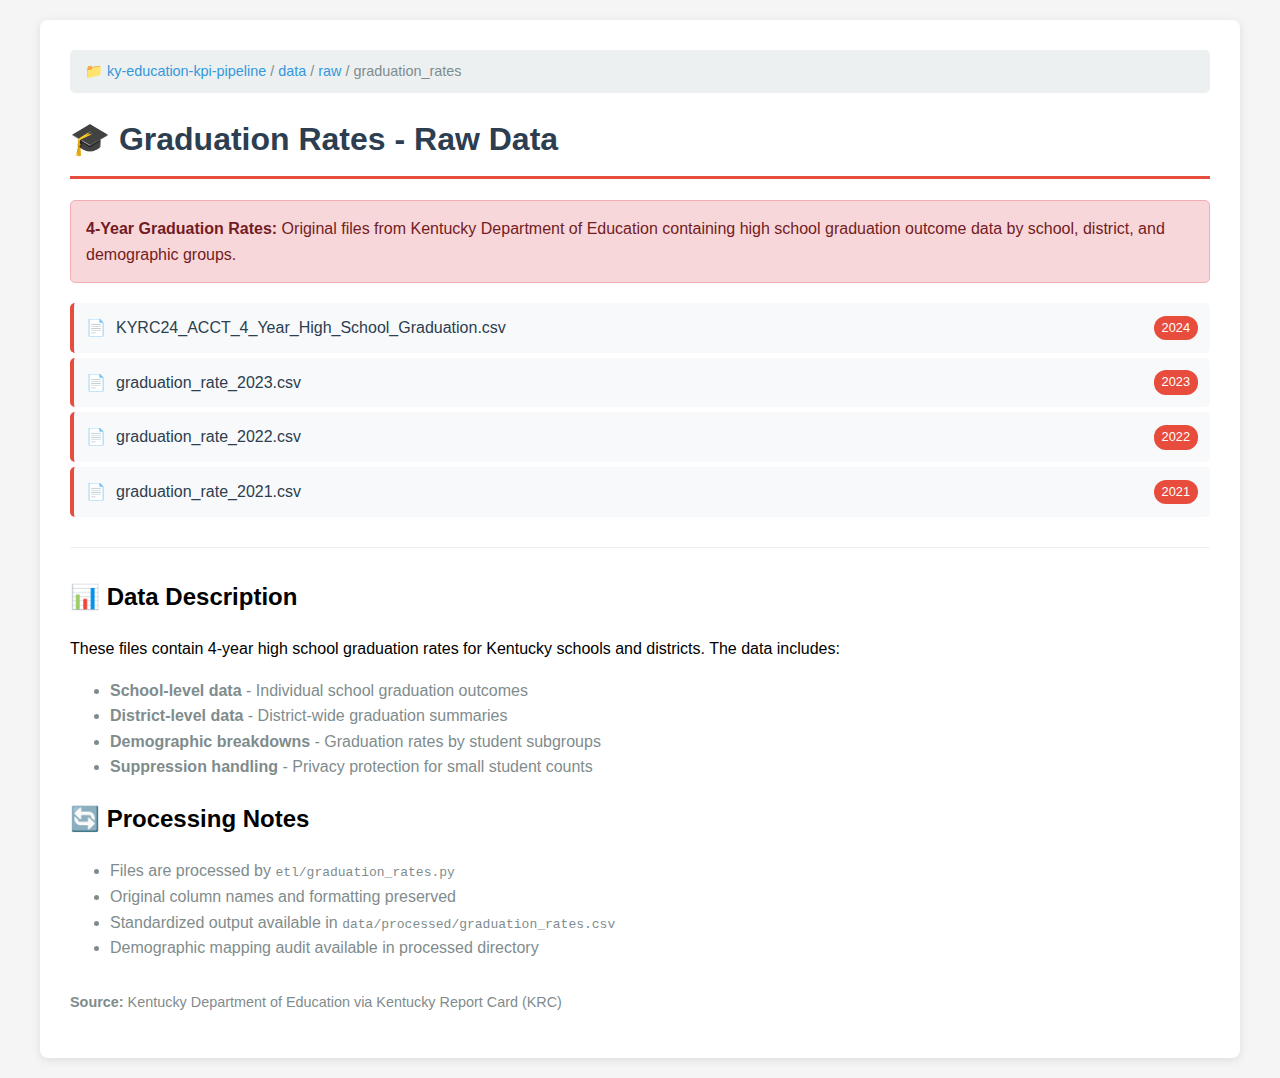
<file: data/raw/graduation_rates/index.html>
<!DOCTYPE html>
<html lang="en">
<head>
    <meta charset="UTF-8">
    <meta name="viewport" content="width=device-width, initial-scale=1.0">
    <title>Graduation Rates - Raw Data Files</title>
    <style>
        body {
            font-family: -apple-system, BlinkMacSystemFont, 'Segoe UI', Roboto, sans-serif;
            line-height: 1.6;
            max-width: 1200px;
            margin: 0 auto;
            padding: 20px;
            background-color: #f5f5f5;
        }
        .container {
            background: white;
            padding: 30px;
            border-radius: 8px;
            box-shadow: 0 2px 10px rgba(0,0,0,0.1);
        }
        h1 {
            color: #2c3e50;
            border-bottom: 3px solid #e74c3c;
            padding-bottom: 10px;
        }
        .file-list {
            list-style: none;
            padding: 0;
        }
        .file-item {
            display: flex;
            align-items: center;
            padding: 12px;
            margin: 5px 0;
            background: #f8f9fa;
            border-radius: 5px;
            border-left: 4px solid #e74c3c;
            transition: background-color 0.2s;
        }
        .file-item:hover {
            background: #e9ecef;
        }
        .file-item a {
            text-decoration: none;
            color: #2c3e50;
            font-weight: 500;
            flex-grow: 1;
        }
        .file-item a:hover {
            color: #e74c3c;
        }
        .file-icon {
            margin-right: 10px;
            color: #e74c3c;
        }
        .year-badge {
            background: #e74c3c;
            color: white;
            padding: 2px 8px;
            border-radius: 12px;
            font-size: 0.8em;
            margin-left: 10px;
        }
        .breadcrumb {
            background: #ecf0f1;
            padding: 10px 15px;
            border-radius: 5px;
            margin-bottom: 20px;
            font-size: 0.9em;
            color: #7f8c8d;
        }
        .breadcrumb a {
            color: #3498db;
            text-decoration: none;
        }
        .alert {
            background: #f8d7da;
            border: 1px solid #f1aeb5;
            color: #721c24;
            padding: 15px;
            border-radius: 5px;
            margin-bottom: 20px;
        }
    </style>
</head>
<body>
    <div class="container">
        <div class="breadcrumb">
            📁 <a href="https://github.com/jscotthorn/ky-education-kpi-pipeline">ky-education-kpi-pipeline</a> / <a href="https://education.kyopengov.org/data/">data</a> / <a href="https://education.kyopengov.org/data/raw/">raw</a> / graduation_rates
        </div>
        
        <h1>🎓 Graduation Rates - Raw Data</h1>
        
        <div class="alert">
            <strong>4-Year Graduation Rates:</strong> Original files from Kentucky Department of Education containing high school graduation outcome data by school, district, and demographic groups.
        </div>
        
        <ul class="file-list">
            <li class="file-item">
                <span class="file-icon">📄</span>
                <a href="https://education.kyopengov.org/data/raw/graduation_rates/KYRC24_ACCT_4_Year_High_School_Graduation.csv">KYRC24_ACCT_4_Year_High_School_Graduation.csv</a>
                <span class="year-badge">2024</span>
            </li>
            <li class="file-item">
                <span class="file-icon">📄</span>
                <a href="https://education.kyopengov.org/data/raw/graduation_rates/graduation_rate_2023.csv">graduation_rate_2023.csv</a>
                <span class="year-badge">2023</span>
            </li>
            <li class="file-item">
                <span class="file-icon">📄</span>
                <a href="https://education.kyopengov.org/data/raw/graduation_rates/graduation_rate_2022.csv">graduation_rate_2022.csv</a>
                <span class="year-badge">2022</span>
            </li>
            <li class="file-item">
                <span class="file-icon">📄</span>
                <a href="https://education.kyopengov.org/data/raw/graduation_rates/graduation_rate_2021.csv">graduation_rate_2021.csv</a>
                <span class="year-badge">2021</span>
            </li>
        </ul>
        
        <hr style="margin: 30px 0; border: none; border-top: 1px solid #ecf0f1;">
        
        <h2>📊 Data Description</h2>
        <p>These files contain 4-year high school graduation rates for Kentucky schools and districts. The data includes:</p>
        <ul style="color: #7f8c8d;">
            <li><strong>School-level data</strong> - Individual school graduation outcomes</li>
            <li><strong>District-level data</strong> - District-wide graduation summaries</li>
            <li><strong>Demographic breakdowns</strong> - Graduation rates by student subgroups</li>
            <li><strong>Suppression handling</strong> - Privacy protection for small student counts</li>
        </ul>
        
        <h2>🔄 Processing Notes</h2>
        <ul style="color: #7f8c8d;">
            <li>Files are processed by <code>etl/graduation_rates.py</code></li>
            <li>Original column names and formatting preserved</li>
            <li>Standardized output available in <code>data/processed/graduation_rates.csv</code></li>
            <li>Demographic mapping audit available in processed directory</li>
        </ul>
        
        <p style="color: #7f8c8d; font-size: 0.9em; margin-top: 30px;">
            <strong>Source:</strong> Kentucky Department of Education via Kentucky Report Card (KRC)
        </p>
    </div>
</body>
</html>
</file>
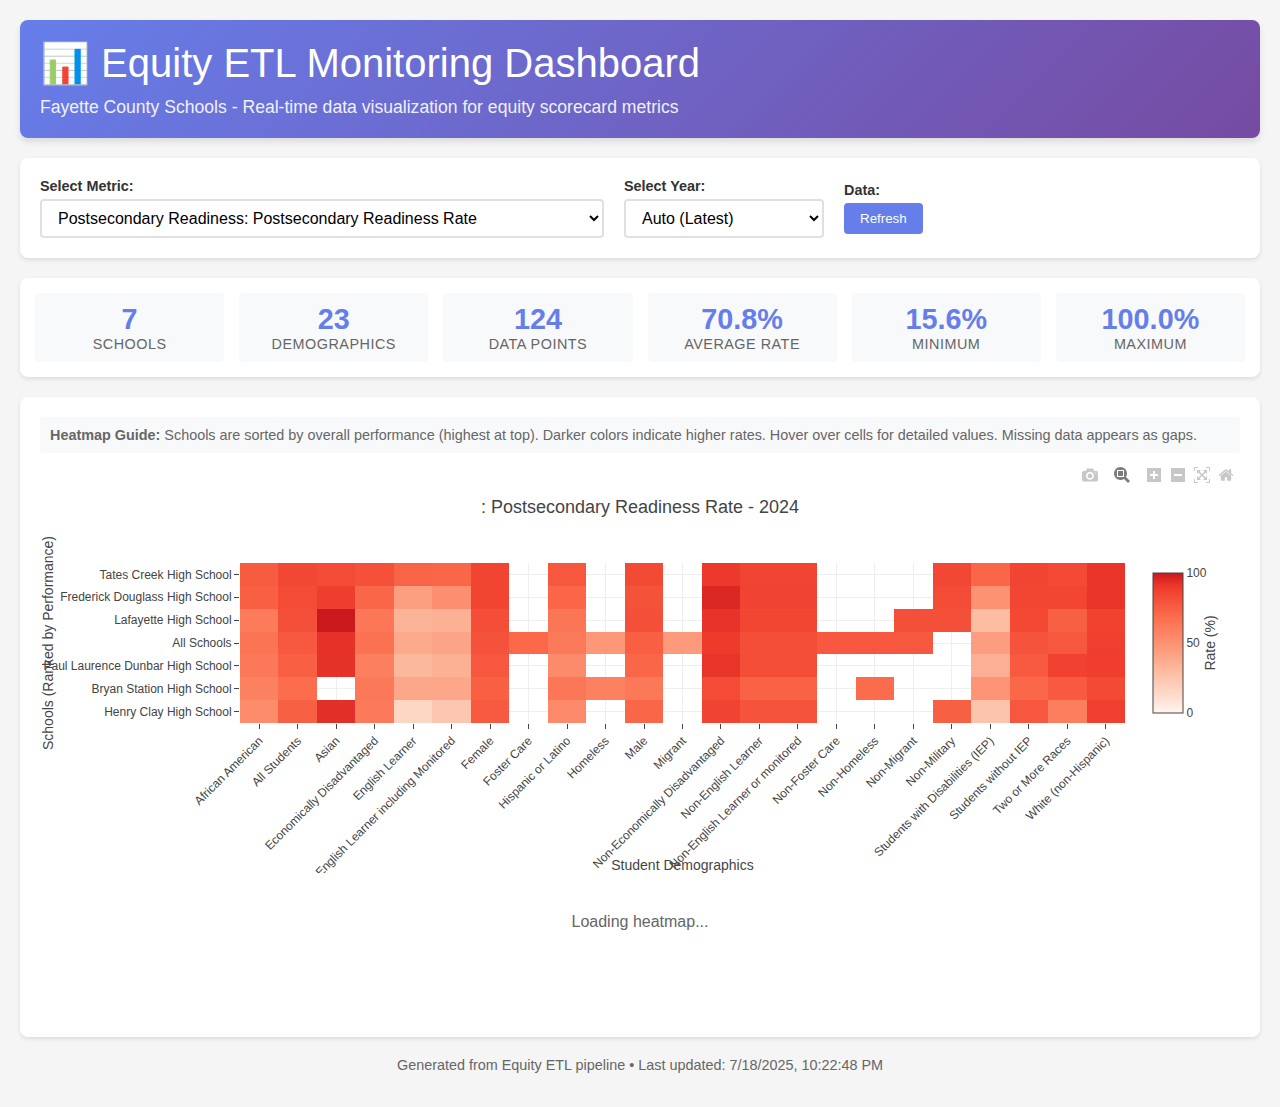
<file: html/equity_dashboard.html>
<!DOCTYPE html>
<html lang="en">
<head>
    <meta charset="UTF-8">
    <meta name="viewport" content="width=device-width, initial-scale=1.0">
    <title>Equity ETL Monitoring Dashboard</title>
    <script src="https://cdn.plot.ly/plotly-latest.min.js"></script>
    <style>
        body {
            font-family: 'Segoe UI', Tahoma, Geneva, Verdana, sans-serif;
            margin: 0;
            padding: 20px;
            background-color: #f5f5f5;
        }
        
        .header {
            background: linear-gradient(135deg, #667eea 0%, #764ba2 100%);
            color: white;
            padding: 20px;
            border-radius: 8px;
            margin-bottom: 20px;
            box-shadow: 0 4px 6px rgba(0, 0, 0, 0.1);
        }
        
        .header h1 {
            margin: 0;
            font-size: 2.5em;
            font-weight: 300;
        }
        
        .header p {
            margin: 10px 0 0 0;
            opacity: 0.9;
            font-size: 1.1em;
        }
        
        .controls {
            background: white;
            padding: 20px;
            border-radius: 8px;
            margin-bottom: 20px;
            box-shadow: 0 2px 4px rgba(0, 0, 0, 0.1);
            display: flex;
            gap: 20px;
            align-items: center;
            flex-wrap: wrap;
        }
        
        .control-group {
            display: flex;
            flex-direction: column;
            gap: 5px;
        }
        
        .control-group label {
            font-weight: 600;
            color: #333;
            font-size: 0.9em;
        }
        
        .control-group select {
            padding: 8px 12px;
            border: 2px solid #e0e0e0;
            border-radius: 4px;
            font-size: 1em;
            background: white;
            min-width: 200px;
        }
        
        .control-group select:focus {
            outline: none;
            border-color: #667eea;
        }
        
        .stats {
            background: white;
            padding: 15px;
            border-radius: 8px;
            margin-bottom: 20px;
            box-shadow: 0 2px 4px rgba(0, 0, 0, 0.1);
        }
        
        .stats-grid {
            display: grid;
            grid-template-columns: repeat(auto-fit, minmax(150px, 1fr));
            gap: 15px;
        }
        
        .stat-item {
            text-align: center;
            padding: 10px;
            background: #f8f9fa;
            border-radius: 4px;
        }
        
        .stat-value {
            font-size: 1.8em;
            font-weight: bold;
            color: #667eea;
        }
        
        .stat-label {
            font-size: 0.9em;
            color: #666;
            text-transform: uppercase;
            letter-spacing: 0.5px;
        }
        
        .chart-container {
            background: white;
            padding: 20px;
            border-radius: 8px;
            box-shadow: 0 2px 4px rgba(0, 0, 0, 0.1);
            min-height: 600px;
        }
        
        .loading {
            text-align: center;
            padding: 40px;
            color: #666;
        }
        
        .error {
            background: #ffe6e6;
            color: #d00;
            padding: 15px;
            border-radius: 4px;
            margin: 10px 0;
            border: 1px solid #ffcccc;
        }
        
        .footer {
            margin-top: 20px;
            text-align: center;
            color: #666;
            font-size: 0.9em;
        }
        
        .legend-info {
            background: #f8f9fa;
            padding: 10px;
            border-radius: 4px;
            margin-bottom: 10px;
            font-size: 0.9em;
            color: #666;
        }
    </style>
</head>
<body>
    <div class="header">
        <h1>📊 Equity ETL Monitoring Dashboard</h1>
        <p>Fayette County Schools - Real-time data visualization for equity scorecard metrics</p>
    </div>
    
    <div class="controls">
        <div class="control-group">
            <label for="metricSelect">Select Metric:</label>
            <select id="metricSelect">
                <option value="">Loading metrics...</option>
            </select>
        </div>
        
        <div class="control-group">
            <label for="yearSelect">Select Year:</label>
            <select id="yearSelect">
                <option value="">Auto (Latest)</option>
            </select>
        </div>
        
        <div class="control-group">
            <label for="refreshBtn">Data:</label>
            <button id="refreshBtn" onclick="loadDashboard()" style="padding: 8px 16px; background: #667eea; color: white; border: none; border-radius: 4px; cursor: pointer;">Refresh</button>
        </div>
    </div>
    
    <div class="stats" id="statsContainer" style="display: none;">
        <div class="stats-grid" id="statsGrid">
            <!-- Stats will be populated here -->
        </div>
    </div>
    
    <div class="chart-container">
        <div class="legend-info">
            <strong>Heatmap Guide:</strong> Schools are sorted by overall performance (highest at top). 
            Darker colors indicate higher rates. Hover over cells for detailed values. 
            Missing data appears as gaps.
        </div>
        <div id="heatmapChart">
            <div class="loading">Loading dashboard...</div>
        </div>
    </div>
    
    <div class="footer">
        <p>Generated from Equity ETL pipeline • Last updated: <span id="lastUpdated">Loading...</span></p>
    </div>

    <script>
        let dashboardConfig = null;
        let currentData = null;
        
        async function loadDashboardConfig() {
            try {
                const response = await fetch('data/dashboard_config.json');
                dashboardConfig = await response.json();
                populateMetricDropdown();
                updateLastUpdated();
                return true;
            } catch (error) {
                console.error('Error loading dashboard config:', error);
                showError('Failed to load dashboard configuration. Please ensure data files are generated.');
                return false;
            }
        }
        
        function populateMetricDropdown() {
            const metricSelect = document.getElementById('metricSelect');
            metricSelect.innerHTML = '<option value="">Select a metric...</option>';
            
            // Build metric options from config
            for (const [sourceName, sourceInfo] of Object.entries(dashboardConfig.sources)) {
                if (sourceInfo.data_available) {
                    for (const metric of sourceInfo.rate_metrics) {
                        const displayName = formatMetricName(metric, sourceName);
                        const value = `${sourceName}_${metric}`;
                        metricSelect.innerHTML += `<option value="${value}">${displayName}</option>`;
                    }
                }
            }
        }
        
        function formatMetricName(metric, source) {
            // Convert metric names to friendly display names
            const metricNames = {
                'graduation_rate_4_year': '4-Year Graduation Rate',
                'graduation_rate_5_year': '5-Year Graduation Rate',
                'kindergarten_readiness_rate': 'Kindergarten Readiness Rate',
                'postsecondary_readiness_rate': 'Postsecondary Readiness Rate',
                'postsecondary_readiness_rate_with_bonus': 'Postsecondary Readiness Rate (With Bonus)',
                'postsecondary_enrollment_public_ky_college_rate': 'Public College Enrollment Rate',
                'postsecondary_enrollment_private_ky_college_rate': 'Private College Enrollment Rate',
                'postsecondary_enrollment_total_ky_college_rate': 'Total College Enrollment Rate',
                'out_of_school_suspension_single_total_count': 'Single Out-of-School Suspensions (Total)',
                'out_of_school_suspension_multiple_total_count': 'Multiple Out-of-School Suspensions (Total)',
                'out_of_school_suspension_total_count': 'Out-of-School Suspensions (All Types)'
            };
            
            const sourceNames = {
                'graduation_rates': 'Graduation',
                'kindergarten_readiness': 'Kindergarten Readiness',
                'postsecondary_readiness': 'Postsecondary Readiness',
                'postsecondary_enrollment': 'Postsecondary Enrollment',
                'out_of_school_suspension': 'Discipline'
            };
            
            const metricName = metricNames[metric] || metric;
            const sourceName = sourceNames[source] || source;
            
            return `${sourceName}: ${metricName}`;
        }
        
        function updateLastUpdated() {
            const lastUpdatedElement = document.getElementById('lastUpdated');
            if (dashboardConfig && dashboardConfig.generated_at) {
                const date = new Date(dashboardConfig.generated_at);
                lastUpdatedElement.textContent = date.toLocaleString();
            }
        }
        
        async function loadMetricData(metricKey) {
            try {
                const response = await fetch(`data/${metricKey}.json`);
                const data = await response.json();
                
                if (data.error) {
                    showError(`Data error: ${data.error}`);
                    return null;
                }
                
                return data;
            } catch (error) {
                console.error('Error loading metric data:', error);
                showError(`Failed to load data for ${metricKey}`);
                return null;
            }
        }
        
        function showStats(data) {
            const statsContainer = document.getElementById('statsContainer');
            const statsGrid = document.getElementById('statsGrid');
            
            if (!data || !data.stats) {
                statsContainer.style.display = 'none';
                return;
            }
            
            const stats = data.stats;
            const isCountMetric = data.metric && data.metric.includes('_count');
            const unit = isCountMetric ? '' : '%';
            const averageLabel = isCountMetric ? 'Average Count' : 'Average Rate';
            
            statsGrid.innerHTML = `
                <div class="stat-item">
                    <div class="stat-value">${stats.total_schools}</div>
                    <div class="stat-label">Schools</div>
                </div>
                <div class="stat-item">
                    <div class="stat-value">${stats.total_demographics}</div>
                    <div class="stat-label">Demographics</div>
                </div>
                <div class="stat-item">
                    <div class="stat-value">${stats.data_points}</div>
                    <div class="stat-label">Data Points</div>
                </div>
                <div class="stat-item">
                    <div class="stat-value">${stats.avg_value ? stats.avg_value.toFixed(1) + unit : 'N/A'}</div>
                    <div class="stat-label">${averageLabel}</div>
                </div>
                <div class="stat-item">
                    <div class="stat-value">${stats.min_value ? stats.min_value.toFixed(1) + unit : 'N/A'}</div>
                    <div class="stat-label">Minimum</div>
                </div>
                <div class="stat-item">
                    <div class="stat-value">${stats.max_value ? stats.max_value.toFixed(1) + unit : 'N/A'}</div>
                    <div class="stat-label">Maximum</div>
                </div>
            `;
            
            statsContainer.style.display = 'block';
        }
        
        function createHeatmap(data) {
            if (!data || !data.values || data.values.length === 0) {
                showError('No data available for visualization');
                return;
            }
            
            // Determine if this is a count metric or rate metric
            const isCountMetric = data.metric && data.metric.includes('_count');
            
            // Prepare data for Plotly heatmap
            const trace = {
                z: data.values,
                x: data.demographics,
                y: data.schools,
                type: 'heatmap',
                colorscale: isCountMetric ? [
                    [0, '#f7fbff'],
                    [0.1, '#deebf7'],
                    [0.3, '#c6dbef'],
                    [0.5, '#9ecae1'],
                    [0.7, '#6baed6'],
                    [0.9, '#3182bd'],
                    [1, '#08519c']
                ] : [
                    [0, '#fff5f0'],
                    [0.1, '#fee0d2'],
                    [0.3, '#fcbba1'],
                    [0.5, '#fc9272'],
                    [0.7, '#fb6a4a'],
                    [0.9, '#ef3b2c'],
                    [1, '#cb181d']
                ],
                hoverongaps: false,
                hovertemplate: '<b>%{y}</b><br>' +
                              '<b>%{x}</b><br>' +
                              (isCountMetric ? 'Count: %{z}<br>' : 'Rate: %{z}%<br>') +
                              '<extra></extra>',
                zmin: isCountMetric ? undefined : 0,
                zmax: isCountMetric ? undefined : 100,
                colorbar: {
                    title: isCountMetric ? 'Count' : 'Rate (%)',
                    titleside: 'right'
                }
            };
            
            const layout = {
                title: {
                    text: `${formatMetricName(data.metric, '')} - ${data.year}`,
                    font: { size: 18 }
                },
                xaxis: {
                    title: 'Student Demographics',
                    tickangle: -45,
                    side: 'bottom'
                },
                yaxis: {
                    title: 'Schools (Ranked by Performance)',
                    autorange: 'reversed' // Highest performing schools at top
                },
                margin: {
                    l: 200,
                    r: 100,
                    t: 100,
                    b: 150
                },
                height: Math.max(400, data.schools.length * 30 + 200),
                font: { size: 12 },
                paper_bgcolor: 'white',
                plot_bgcolor: 'white'
            };
            
            const config = {
                responsive: true,
                displayModeBar: true,
                modeBarButtonsToRemove: ['pan2d', 'lasso2d', 'select2d'],
                displaylogo: false
            };
            
            Plotly.newPlot('heatmapChart', [trace], layout, config);
        }
        
        function showError(message) {
            document.getElementById('heatmapChart').innerHTML = 
                `<div class="error">${message}</div>`;
        }
        
        async function onMetricChange() {
            const metricSelect = document.getElementById('metricSelect');
            const selectedMetric = metricSelect.value;
            
            if (!selectedMetric) {
                document.getElementById('heatmapChart').innerHTML = 
                    '<div class="loading">Please select a metric to view the heatmap.</div>';
                document.getElementById('statsContainer').style.display = 'none';
                return;
            }
            
            document.getElementById('heatmapChart').innerHTML = 
                '<div class="loading">Loading heatmap...</div>';
            
            currentData = await loadMetricData(selectedMetric);
            if (currentData) {
                createHeatmap(currentData);
                showStats(currentData);
            }
        }
        
        async function loadDashboard() {
            document.getElementById('heatmapChart').innerHTML = 
                '<div class="loading">Loading dashboard...</div>';
            
            const success = await loadDashboardConfig();
            if (success) {
                // Auto-select first metric if none selected
                const metricSelect = document.getElementById('metricSelect');
                if (!metricSelect.value && metricSelect.options.length > 1) {
                    metricSelect.selectedIndex = 1;
                    await onMetricChange();
                }
            }
        }
        
        // Event listeners
        document.getElementById('metricSelect').addEventListener('change', onMetricChange);
        
        // Initialize dashboard on load
        window.addEventListener('load', loadDashboard);
    </script>
</body>
</html>
</file>
